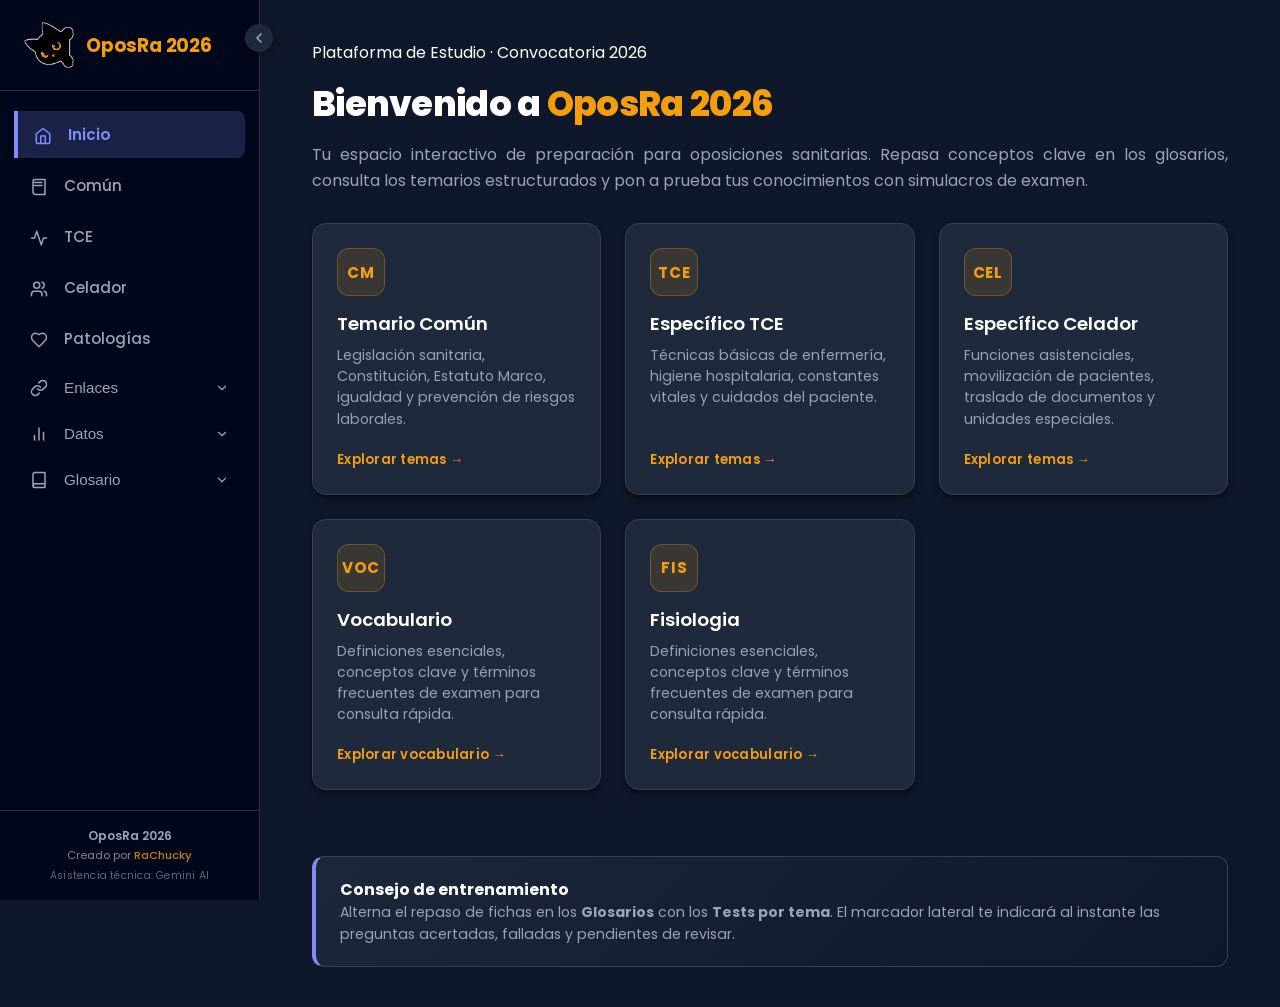
<file: index.html>
<!DOCTYPE html>
<html lang="es">
<head>
    <meta charset="UTF-8">
    <meta name="viewport" content="width=device-width, initial-scale=1.0">
    <title>OposRa 2026</title>
    <link rel="stylesheet" href="style.css">
    <link rel="icon" type="icon" href="assets/imagenes/gatete.png">
    <link rel="icon" href="assets/imagenes/gatete.png" type="image/x-icon">   <!-- Icono en la pestaña -->
</head>
<body>
    <!-- Botón Hamburguesa (Solo visible en móviles/pantallas < 700px) -->
    <button class="btn-menu-toggle" id="menuToggle" aria-label="Alternar menú">
        <!-- Icono Hamburguesa (3 rayas) -->
        <svg class="icon-burger" width="20" height="20" viewBox="0 0 24 24" fill="none" stroke="currentColor" stroke-width="2" stroke-linecap="round" stroke-linejoin="round"><line x1="3" y1="12" x2="21" y2="12"></line><line x1="3" y1="6" x2="21" y2="6"></line><line x1="3" y1="18" x2="21" y2="18"></line></svg>
        
        <!-- Icono X (Cerrar) -->
        <svg class="icon-close" width="20" height="20" viewBox="0 0 24 24" fill="none" stroke="currentColor" stroke-width="2" stroke-linecap="round" stroke-linejoin="round"><line x1="18" y1="6" x2="6" y2="18"></line><line x1="6" y1="6" x2="18" y2="18"></line></svg>
        
        <span style="font-size: 0.9rem; font-weight: 500;">Menú</span>
    </button>

    <!-- Overlay para cerrar el menú en móvil al hacer clic fuera -->
    <div class="menu-overlay" id="menuOverlay"></div>

    <!-- Menú Lateral (Sidebar) -->
    <aside class="sidebar" id="sidebar">
        <div class="sidebar-header">
            <a href="#" class="brand-logo" data-seccion="inicio">
                <img src="assets/imagenes/gatete.png" alt="Logo OposRa" class="brand-icon">
                <span class="brand-name">OposRa 2026</span>
            </a>
        </div>

        <!-- Botón Colapsar Panel (Solo visible en escritorio > 700px) -->
        <button id="btn-colapsar-sidebar" class="btn-colapsar" title="Ocultar/Mostrar panel lateral" aria-label="Alternar panel lateral">
            <svg width="16" height="16" viewBox="0 0 24 24" fill="none" stroke="currentColor" stroke-width="2.5" stroke-linecap="round" stroke-linejoin="round">
                <polyline points="15 18 9 12 15 6"></polyline>
            </svg>
        </button>
        
            <nav class="sidebar-nav">
            <ul>
                <!-- Enlaces Directos con Iconos -->
                <li>
                    <a href="#" class="nav-link active" data-seccion="inicio">
                        <svg class="nav-icon" viewBox="0 0 24 24" fill="none" stroke="currentColor" stroke-width="2" stroke-linecap="round" stroke-linejoin="round"><path d="m3 9 9-7 9 7v11a2 2 0 0 1-2 2H5a2 2 0 0 1-2-2z"/><polyline points="9 22 9 12 15 12 15 22"/></svg>
                        <span>Inicio</span>
                    </a>
                </li>
                <li>
                    <a href="#" class="nav-link" data-seccion="comun">
                        <svg class="nav-icon" viewBox="0 0 24 24" fill="none" stroke="currentColor" stroke-width="2" stroke-linecap="round" stroke-linejoin="round"><path d="M4 19.5v-15A2.5 2.5 0 0 1 6.5 2H20v20H6.5a2.5 2.5 0 0 1-2-2.5z"/><path d="M6 6h10M6 10h10"/></svg>
                        <span>Común</span>
                    </a>
                </li>
                <li>
                    <a href="#" class="nav-link" data-seccion="tce">
                        <svg class="nav-icon" viewBox="0 0 24 24" fill="none" stroke="currentColor" stroke-width="2" stroke-linecap="round" stroke-linejoin="round"><path d="M22 12h-4l-3 9L9 3l-3 9H2"/></svg>
                        <span>TCE</span>
                    </a>
                </li>
                <li>
                    <a href="#" class="nav-link" data-seccion="celador">
                        <svg class="nav-icon" viewBox="0 0 24 24" fill="none" stroke="currentColor" stroke-width="2" stroke-linecap="round" stroke-linejoin="round"><path d="M16 21v-2a4 4 0 0 0-4-4H6a4 4 0 0 0-4 4v2"/><circle cx="9" cy="7" r="4"/><path d="M22 21v-2a4 4 0 0 0-3-3.87M16 3.13a4 4 0 0 1 0 7.75"/></svg>
                        <span>Celador</span>
                    </a>
                </li>
                <li>
                    <a href="#" class="nav-link" data-seccion="patologias">
                        <svg class="nav-icon" viewBox="0 0 24 24" fill="none" stroke="currentColor" stroke-width="2" stroke-linecap="round" stroke-linejoin="round"><path d="M19 14c1.49-1.46 3-3.21 3-5.5A5.5 5.5 0 0 0 16.5 3c-1.76 0-3 .5-4.5 2-1.5-1.5-2.74-2-4.5-2A5.5 5.5 0 0 0 2 8.5c0 2.3 1.5 4.05 3 5.5l7 7Z"/></svg>
                        <span>Patologías</span>
                    </a>
                </li>

                <!-- MENÚ DE ENLACES -->
                <li class="dropdown">
                    <button class="dropdown-btn">
                        <span class="btn-content">
                            <svg class="nav-icon" viewBox="0 0 24 24" fill="none" stroke="currentColor" stroke-width="2" stroke-linecap="round" stroke-linejoin="round"><path d="M10 13a5 5 0 0 0 7.54.54l3-3a5 5 0 0 0-7.07-7.07l-1.72 1.71"/><path d="M14 11a5 5 0 0 0-7.54-.54l-3 3a5 5 0 0 0 7.07 7.07l1.71-1.71"/></svg>
                            Enlaces
                        </span>
                        <svg class="dropdown-arrow" viewBox="0 0 24 24" fill="none" stroke="currentColor" stroke-width="2" stroke-linecap="round" stroke-linejoin="round"><polyline points="6 9 12 15 18 9"/></svg>
                    </button>
                    <ul class="dropdown-menu">
                        <!-- Ahora apuntan de forma dinámica a la carpeta /secciones -->
                        <li><a href="#" class="nav-link" data-seccion="test-comun">Test Común</a></li>
                        <li><a href="#" class="nav-link" data-seccion="test-tce">Test TCE</a></li>
                        <li><a href="#" class="nav-link" data-seccion="test-celador">Test Celador</a></li>
                    </ul>
                </li>

                <!-- MENÚ DE DATOS -->
                <li class="dropdown">
                    <button class="dropdown-btn">
                        <span class="btn-content">
                            <svg class="nav-icon" viewBox="0 0 24 24" fill="none" stroke="currentColor" stroke-width="2" stroke-linecap="round" stroke-linejoin="round"><line x1="18" y1="20" x2="18" y2="10"/><line x1="12" y1="20" x2="12" y2="4"/><line x1="6" y1="20" x2="6" y2="14"/></svg>
                            Datos
                        </span>
                        <!-- Nueva flecha vectorial ultra-alineada -->
                        <svg class="dropdown-arrow" viewBox="0 0 24 24" fill="none" stroke="currentColor" stroke-width="2" stroke-linecap="round" stroke-linejoin="round"><polyline points="6 9 12 15 18 9"/></svg>
                    </button>
                    <ul class="dropdown-menu">
                        <li><a href="#" class="nav-link" data-seccion="leyes">Leyes</a></li>
                        <li><a href="#" class="nav-link" data-seccion="siglas">Siglas</a></li>
                        <li><a href="#" class="nav-link" data-seccion="nombres">Nombres Propios</a></li>
                        <li><a href="#" class="nav-link" data-seccion="numericos">Datos Numéricos</a></li>
                        <li><a href="#" class="nav-link" data-seccion="esquemas">Esquemas</a></li>
                        <li><a href="#" class="nav-link" data-seccion="mnemotecnia">Mnemotécnia</a></li>
                        <li><a href="#" class="nav-link" data-seccion="varios">Varios</a></li>
                    </ul>
                </li>

                <!-- MENÚ DE GLOSARIO -->
                <li class="dropdown">
                    <button class="dropdown-btn">
                        <span class="btn-content">
                            <svg class="nav-icon" viewBox="0 0 24 24" fill="none" stroke="currentColor" stroke-width="2" stroke-linecap="round" stroke-linejoin="round"><path d="M4 19.5A2.5 2.5 0 0 1 6.5 17H20M4 19.5A2.5 2.5 0 0 0 6.5 22H20M4 19.5v-15A2.5 2.5 0 0 1 6.5 2H20v20H6.5a2.5 2.5 0 0 1-2-2.5Z"/></svg>
                            Glosario
                        </span>
                        <!-- Flecha vectorial -->
                        <svg class="dropdown-arrow" viewBox="0 0 24 24" fill="none" stroke="currentColor" stroke-width="2" stroke-linecap="round" stroke-linejoin="round"><polyline points="6 9 12 15 18 9"/></svg>
                    </button>
                    <ul class="dropdown-menu">
                        <li><a href="#" class="nav-link" data-seccion="vocabulario">Vocabulario</a></li>
                        <li><a href="#" class="nav-link" data-seccion="fisiologia">Fisiología</a></li>
                        <li><a href="#" class="nav-link" data-seccion="prefijos">Prefijos</a></li>
                        <li><a href="#" class="nav-link" data-seccion="prefijos">Sufijos</a></li>
                    </ul>
                </li> 
            </ul>
        </nav>
        
        <!-- Pie del menú lateral (Créditos) -->
        <div class="sidebar-footer">
            <p class="creditos-titulo">OposRa 2026</p>
            <p class="creditos-autor">Creado por <span>RaChucky</span></p>
            <p class="creditos-ia">Asistencia técnica: Gemini AI</p>
        </div>

    </aside>

    <!-- Contenedor Principal Ajustado a un Máximo de 700px -->
    <!-- Área de contenido principal donde se inyectarán las secciones -->
    <div class="content-wrapper">
        <main class="main-content" id="content-area">
            <!-- Aquí se carga secciones/inicio.html automáticamente -->
        </main>
    </div>

    <!-- Script de control de la interfaz principal -->
    <script src="main-ui.js"></script>
</body>
</html>
</file>
<file: style.css>
/* Importamos la tipografía Poppins de Google Fonts */
@import url('https://fonts.googleapis.com/css2?family=Poppins:wght@100;200;300;400;500;600;700;800;900&display=swap');

/* ==========================================================================
   CONFIGURACIÓN GENERAL Y VARIABLES (MODO OSCURO)
   ========================================================================== */

:root {
    --color-bg: #0f172a;
    --color-surface: #01071a;
    --color-border: #2B2D3B;
    --color-text-primary: #FFFFFF;
    --color-text-secondary: #9CA2B8;
    --color-tooltip-bg: #FFF;
    --color-tooltip-text: #000;
    --shadow-border: rgba(255, 255, 255, 0.1);
    --user-bg-color: #FAFAFC;
    --icono-invertido: invert();

    /* Elementos de Tarjetas y Secciones */
    --bg-tarjeta: #1e293b;        
    --color-termino: #818cf8;     /* Índigo Premium */
    --color-definicion: #94a3b8;  
    --color-bg-indigo: rgba(129, 140, 248, 0.2);     
    --borde: #334155;             
    --sombra: 0 4px 6px -1px rgba(0, 0, 0, 0.5);

    /* Estados Semánticos de Corrección */
    --color-pregunta-ok: #10b981;
    --bg-pregunta-ok: rgba(16, 185, 129, 0.15);
    --color-pregunta-incorrecta: #ef4444;
    --bg-pregunta-incorrecta: rgba(239, 68, 68, 0.15);
    --color-amber: #f59e0b;
    --shadow-amber: rgba(245, 158, 11, 0.15);
}

* {
    box-sizing: border-box;
    margin: 0;
    padding: 0;
    -webkit-text-size-adjust: 100%;
    text-size-adjust: 100%;
}

body {
    background-color: var(--color-bg);
    color: var(--color-text-primary);
    font-family: 'Poppins', sans-serif;
    display: flex;
    min-height: 100vh;
    overflow-x: hidden;
}

/* ==========================================================================
   MENÚ LATERAL (SIDEBAR PLANO Y ULTRA-ESTABLE)
   ========================================================================== */
.sidebar {
    width: 260px;
    background-color: var(--color-surface);
    border-right: 1px solid var(--color-border);
    display: flex;
    flex-direction: column;
    position: fixed;
    top: 0; bottom: 0; left: 0;
    z-index: 100;
    transition: transform 0.3s ease;
    box-shadow: none !important; /* Estética plana, limpia y moderna */
}

.sidebar-header {
    padding: 20px 24px;
    border-bottom: 1px solid var(--color-border);
    display: flex;
    align-items: center;
}

/* ==========================================================================
   LOGO GATETE MAS MARCA
   ========================================================================== */
.brand-logo {
    display: flex;
    align-items: center;
    gap: 12px;
    text-decoration: none;
    transition: transform 0.25s ease;
}

.brand-icon {
    width: 50px;
    height: 50px;
    object-fit: contain;
    border-radius: 8px;
    flex-shrink: 0;
    filter: brightness(0.75) contrast(1.4) saturate(1.2);
    transition: transform 0.3s cubic-bezier(0.34, 1.56, 0.64, 1), filter 0.3s ease;
}

.brand-name {
    font-size: 1.18rem;
    color: var(--color-amber);
    font-weight: 700;
    letter-spacing: -0.01em;
    white-space: nowrap;
    transition: text-shadow 0.3s ease, filter 0.3s ease;
}

/* Efecto Hover: Resplandor ámbar y guiño de movimiento en el gato */
.brand-logo:hover .brand-icon {
    transform: scale(1.08) rotate(-5deg);
    filter: brightness(0.85) contrast(1.45) saturate(1.4) drop-shadow(0 0 8px rgba(245, 158, 11, 0.6));
}

.brand-logo:hover .brand-name {
    filter: brightness(1.15);
    text-shadow: 0 0 12px rgba(245, 158, 11, 0.45);
}
/* ---------------------------------------------------------------------------- */

.sidebar-header h2 {
    font-size: 1.2rem;
    color: var(--color-termino);
    font-weight: 700;
}

.sidebar-nav {
    flex: 1;
    overflow-y: auto;
    padding: 20px 14px;
    scrollbar-width: auto; 
}

/* ==========================================================================
   PIE DEL MENÚ LATERAL (CRÉDITOS)
   ========================================================================== */
.sidebar-footer {
    padding: 16px 20px;
    border-top: 1px solid var(--color-border);
    background-color: var(--color-surface);
    text-align: center;
    flex-shrink: 0; /* Evita que se aplaste si se abren varios desplegables */
}

.creditos-titulo {
    font-size: 0.75rem;
    font-weight: 600;
    color: var(--color-text-secondary);
    margin-bottom: 2px;
}

.creditos-autor {
    font-size: 0.7rem;
    color: var(--color-definicion);
    opacity: 0.8;
}

.creditos-autor span {
    color: var(--color-amber);
    font-weight: 500;
}

.creditos-ia {
    font-size: 0.65rem;
    color: var(--color-text-secondary);
    opacity: 0.6;
    margin-top: 4px;
    letter-spacing: 0.02em;
}

/* Personalización Fina de la Barra de Desplazamiento en Brave */
.sidebar-nav::-webkit-scrollbar {
    display: block !important;
    width: 6px !important;
}
.sidebar-nav::-webkit-scrollbar-track {
    background: var(--color-surface) !important;
}
.sidebar-nav::-webkit-scrollbar-thumb {
    background: var(--borde) !important;
    border-radius: 10px !important;
}
.sidebar-nav::-webkit-scrollbar-thumb:hover {
    background: var(--color-termino) !important;
}

.sidebar-nav ul {
    list-style: none;
}

.sidebar-nav li {
    margin-bottom: 4px;
}




/* ==========================================================================
   ENLACES Y BOTONES INTERACTIVOS DEL SIDEBAR
   ========================================================================== */
.nav-link, .dropdown-btn {
    display: flex !important;
    align-items: center !important;
    justify-content: flex-start !important;
    width: 100% !important;
    padding: 12px 16px !important;
    color: var(--color-text-secondary) !important;
    text-decoration: none !important;
    border-radius: 8px !important;
    font-size: 0.95rem !important;
    font-weight: 500 !important;
    background: transparent !important;
    border: none !important;
    cursor: pointer !important;
    box-sizing: border-box !important;
}

/* Hover General Unificado */
.nav-link:hover, .dropdown-btn:hover {
    color: var(--color-text-primary) !important;
}

/* Estado de Sección Activa (Fondo índigo y línea guía) */
.sidebar-nav ul li a.nav-link.active,
.sidebar-nav ul li .nav-link.active {
    background-color: var(--color-bg-indigo) !important;
    color: var(--color-termino) !important;
    font-weight: 600 !important;
    border-left: 4px solid var(--color-termino) !important;
    border-radius: 0 8px 8px 0 !important;
}

.sidebar-nav ul li a.nav-link.active .nav-icon {
    color: var(--color-termino) !important;
}

/* Alineación e Inyección Universal de Iconos */
.btn-content {
    display: flex !important;
    align-items: center !important;
}

.nav-icon {
    width: 18px !important;
    height: 18px !important;
    flex-shrink: 0 !important;
    transform: translateY(1px) !important; 
    margin-right: 16px !important; 
}

/* ==========================================================================
   MENÚS DESPLEGABLES (ANIMACIÓN PERSIANA FLUIDA)
   ========================================================================== */
.dropdown-menu {
    display: block !important;
    list-style: none;
    border-left: 1px solid var(--color-border);
    margin-left: 25px !important; 
    padding-left: 0 !important;
    
    /* Estado Oculto */
    max-height: 0 !important;
    opacity: 0 !important;
    visibility: hidden !important;
    overflow: hidden !important;
    margin-top: 0 !important;
    margin-bottom: 0 !important;
    
    transition: 
        max-height 0.25s cubic-bezier(0.4, 0, 0.2, 1),
        opacity 0.18s ease,
        visibility 0.25s linear,
        margin 0.25s ease !important;
}

.dropdown.open > .dropdown-menu {
    max-height: 500px !important; /* Margen de seguridad para albergar opciones */
    opacity: 1 !important;
    visibility: visible !important;
    margin-top: 10px !important;
    margin-bottom: 10px !important;
}

/* Subenlaces del Desplegable (Más sangrados y compactos) */
.dropdown-menu li a.nav-link {
    font-size: 0.82rem !important;      
    padding: 8px 12px 8px 24px !important; 
    font-weight: 400 !important;        
    border-left: none !important;        
    border-radius: 6px !important;
}

.dropdown-menu li a.nav-link:hover {
    background-color: var(--color-bg-indigo) !important; 
    color: var(--color-termino) !important;            
    padding-left: 28px !important; /* Micro-desplazamiento táctil */
}

/* Flechas Vectoriales de Desplegables */
.dropdown-arrow {
    width: 14px !important;
    height: 14px !important;
    color: var(--color-text-secondary) !important;
    flex-shrink: 0 !important;
    transform: translateY(1px) !important; 
    transition: transform 0.25s cubic-bezier(0.4, 0, 0.2, 1) !important;
}

.dropdown-btn:hover .dropdown-arrow {
    color: var(--color-text-primary) !important;
}

.dropdown.open .dropdown-arrow {
    transform: rotate(180deg) translateY(-1px) !important;
}

/* Empuja la flecha del desplegable de forma independiente al final de la caja */
.dropdown-btn .dropdown-arrow {
    margin-left: auto !important;
}

/* ==========================================================================
   CONTENEDOR CENTRAL EDITORIAL (700PX)
   ========================================================================== */
.content-wrapper {
    flex: 1;
    margin-left: 260px; 
    display: flex;
    justify-content: center;
    padding: 40px 52px;
    transition: margin-left 0.3s ease;
}

.main-content {
    flex: 1;
    width: 100%;
    max-width: 100%; 
    display: flex;
    flex-direction: column;
    gap: 30px;
}

.cabecera-editorial {
    display: flex;
    flex-direction: column;
    gap: 12px;
}

.pildora {
    align-self: flex-start;
    background-color: var(--color-bg-indigo);
    color: var(--color-termino);
    padding: 4px 12px;
    border-radius: 999px;
    font-size: 0.8rem;
    font-weight: 600;
    text-transform: uppercase;
    letter-spacing: 0.05em;
}

.cabecera-editorial h1 {
    font-size: 2.2rem;
    font-weight: 800;
    letter-spacing: -0.02em;
}

.cabecera-editorial p {
    color: var(--color-text-secondary);
    line-height: 1.6;
    text-align: justify;
    hyphens: auto;
}

/* Animación Pulse para el estado de carga dinámica */
.animate-pulse {
    animation: pulse 1.5s cubic-bezier(0.4, 0, 0.6, 1) infinite;
}
@keyframes pulse {
    0%, 100% { opacity: 1; }
    50% { opacity: .5; }
}

/* ==========================================================================
   PORTADA DE INICIO (secciones/inicio.html)
   ========================================================================== */
.inicio-grid {
    display: grid;
    grid-template-columns: repeat(auto-fit, minmax(260px, 1fr));
    gap: 24px;
    margin-bottom: 36px;
}

.inicio-card {
    background-color: var(--bg-tarjeta);
    border: 1px solid var(--borde);
    border-radius: 14px;
    padding: 24px;
    display: flex;
    flex-direction: column;
    cursor: pointer;
    box-shadow: var(--sombra);
    transition: transform 0.25s ease, border-color 0.25s ease, box-shadow 0.25s ease;
}

.inicio-card:hover {
    transform: translateY(-4px);
    border-color: var(--color-amber);
    box-shadow: 0 10px 25px -5px rgba(0, 0, 0, 0.6);
}

.inicio-card-icono {
    color: var(--color-amber);
    font-size: 0.95rem;
    font-weight: 700;
    letter-spacing: 0.05em;
    margin-bottom: 14px;
    width: 48px;
    height: 48px;
    display: flex;
    align-items: center;
    justify-content: center;
    background-color: rgba(245, 158, 11, 0.12);
    border: 1px solid rgba(245, 158, 11, 0.3);
    border-radius: 12px;
}

.inicio-card:hover .inicio-card-icono {
    transform: scale(1.06);
    background-color: rgba(245, 158, 11, 0.2);
}

.inicio-card h3 {
    font-size: 1.15rem;
    color: var(--color-text-primary);
    margin-bottom: 8px;
    font-weight: 600;
}

.inicio-card p {
    font-size: 0.88rem;
    color: var(--color-definicion);
    line-height: 1.5;
    margin-bottom: 20px;
    flex: 1;
}

.inicio-card-accion {
    font-size: 0.82rem;
    font-weight: 600;
    color: var(--color-amber);
    letter-spacing: 0.02em;
    transition: transform 0.2s ease;
}

.inicio-card:hover .inicio-card-accion {
    transform: translateX(4px);
}

.inicio-banner-info {
    display: flex;
    align-items: flex-start;
    gap: 16px;
    background: linear-gradient(135deg, rgba(30, 41, 59, 0.9), rgba(15, 23, 42, 0.95));
    border: 1px solid var(--borde);
    border-left: 4px solid var(--color-termino);
    border-radius: 12px;
    padding: 20px 24px;
}

.banner-info-icono {
    color: var(--color-termino);
    flex-shrink: 0;
    margin-top: 2px;
}

.banner-info-texto p {
    color: var(--color-text-secondary);
    font-size: 0.88rem;
    line-height: 1.55;
}


/* ==========================================================================
   BOTÓN MÓVIL HAMBURGUESA (COMPORTAMIENTO INTERCAMBIO PLANO)
   ========================================================================== */
.btn-menu-toggle {
    display: none; 
    position: fixed;
    right: 20px;
    z-index: 110;
    background-color: var(--bg-tarjeta);
    color: var(--color-text-secondary);
    border: 1px solid var(--color-border);
    padding: 10px 14px;
    border-radius: 8px;
    font-family: 'Poppins', sans-serif;
    cursor: pointer;
    box-shadow: var(--sombra);
    align-items: center;
    gap: 8px;
    transition: all 0.2s ease;
}

.btn-menu-toggle:hover {
    background-color: rgba(255, 255, 255, 0.03);
    color: var(--color-text-primary);
}

/* Control estricto de visibilidad sin atascos gráficos */
.btn-menu-toggle .icon-burger { display: block !important; }
.btn-menu-toggle .icon-close  { display: none !important; }

.btn-menu-toggle.is-active .icon-burger { display: none !important; }
.btn-menu-toggle.is-active .icon-close  { display: block !important; }

.menu-overlay {
    display: none;
    position: fixed;
    top: 0; left: 0; right: 0; bottom: 0;
    background: rgba(0, 0, 0, 0.6);
    z-index: 95;
}

/* ==========================================================================
   BOTÓN COLAPSAR SIDEBAR (ESCRITORIO > 700PX)
   ========================================================================== */
.btn-colapsar {
    position: absolute;
    top: 24px;
    right: -14px; /* Sobresale justo en el borde del menú */
    width: 28px;
    height: 28px;
    border-radius: 50%;
    background-color: var(--bg-tarjeta);
    color: var(--color-text-secondary);
    border: 1px solid var(--color-border);
    cursor: pointer;
    display: flex;
    align-items: center;
    justify-content: center;
    z-index: 105;
    box-shadow: 0 2px 6px rgba(0, 0, 0, 0.4);
    transition: transform 0.3s ease, background-color 0.2s ease, color 0.2s ease, border-color 0.2s ease;
}

.btn-colapsar:hover {
    background-color: var(--color-termino);
    color: var(--color-text-primary);
    border-color: var(--color-termino);
}

/* Comportamiento colapsado exclusivo para escritorio */
@media (min-width: 701px) {
    body.sidebar-colapsada .sidebar {
        transform: translateX(-260px);
    }

    body.sidebar-colapsada .content-wrapper {
        margin-left: 0;
    }

    /* Cuando se cierra, desplazamos la pestaña un poco a la derecha para que siga accesible y giramos la flecha */
    body.sidebar-colapsada .btn-colapsar {
        transform: translateX(26px) rotate(180deg);
    }
}

/* En móvil lo ocultamos porque ya usas .btn-menu-toggle */
@media (max-width: 700px) {
    .btn-colapsar {
        display: none !important;
    }
}

/* ==========================================================================
   MEDIA QUERY RESPONSIVA (< 700PX)
   ========================================================================== */
@media (max-width: 700px) {
    html, body {
        max-width: 100%;
        overflow-x: hidden;        /* Evita el scroll horizontal fantasma */
    }

    .content-wrapper,
    .main-content {
        min-width: 0;              /* Clave en Flexbox para evitar que los hijos ensanchen la pantalla */
        max-width: 100%;
    }

    .content-wrapper {
        margin-left: 0;
        padding: 20px;             /* Padding compacto y simétrico en móvil */
    }

    .cabecera-editorial h1 {
        font-size: 1.6rem;         /* Evita que títulos largos desborden en pantallas estrechas */
        overflow-wrap: break-word;
    }

    #lista-temas .bloque-columnas-alfabetico > * {
        max-width: 100%;
        min-width: 0;              /* Clave en CSS Grid para que el contenido encoja */
        overflow-wrap: break-word; /* Rompe palabras médicas muy largas si no caben */
    }

    .sidebar {
        transform: translateX(-100%); 
    }

    .sidebar.active {
        transform: translateX(0); 
    }

    .btn-colapsar {
        display: none !important;  /* Oculta el botón de escritorio en móvil */
    }

    .btn-menu-toggle {
        display: flex !important;
        top: auto;
        bottom: 20px;
        right: 20px;
        background-color: var(--color-surface);
        color: var(--color-text-secondary);
        border: 1px solid rgba(255, 255, 255, 0.25);
        font-weight: 600;
        box-shadow: 0 6px 20px rgba(0, 0, 0, .45);
    }

    .btn-menu-toggle:hover,
    .btn-menu-toggle.is-active {
        background-color: var(--bg-tarjeta);
        color: var(--color-termino);
        border-color: var(--color-termino);
    }

    .sidebar.active + .menu-overlay {
        display: block; 
    }
}
</file>
